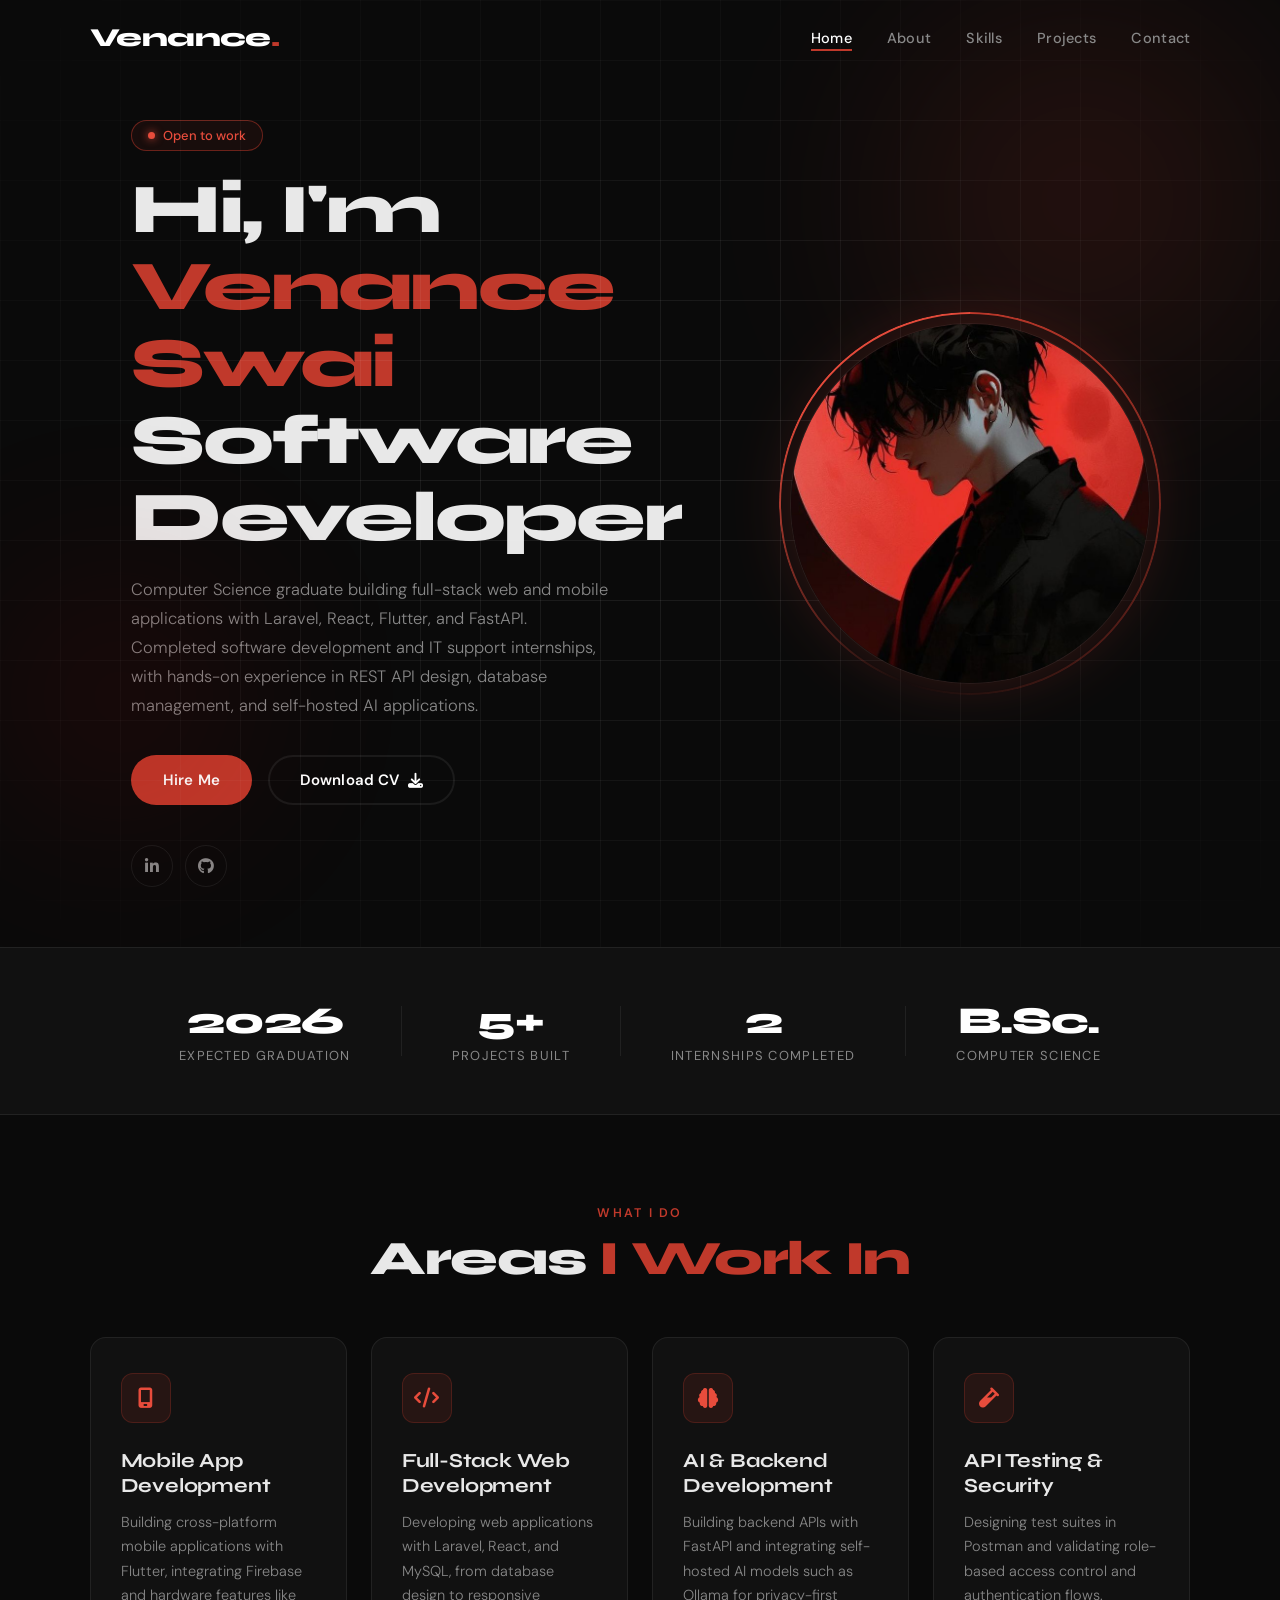
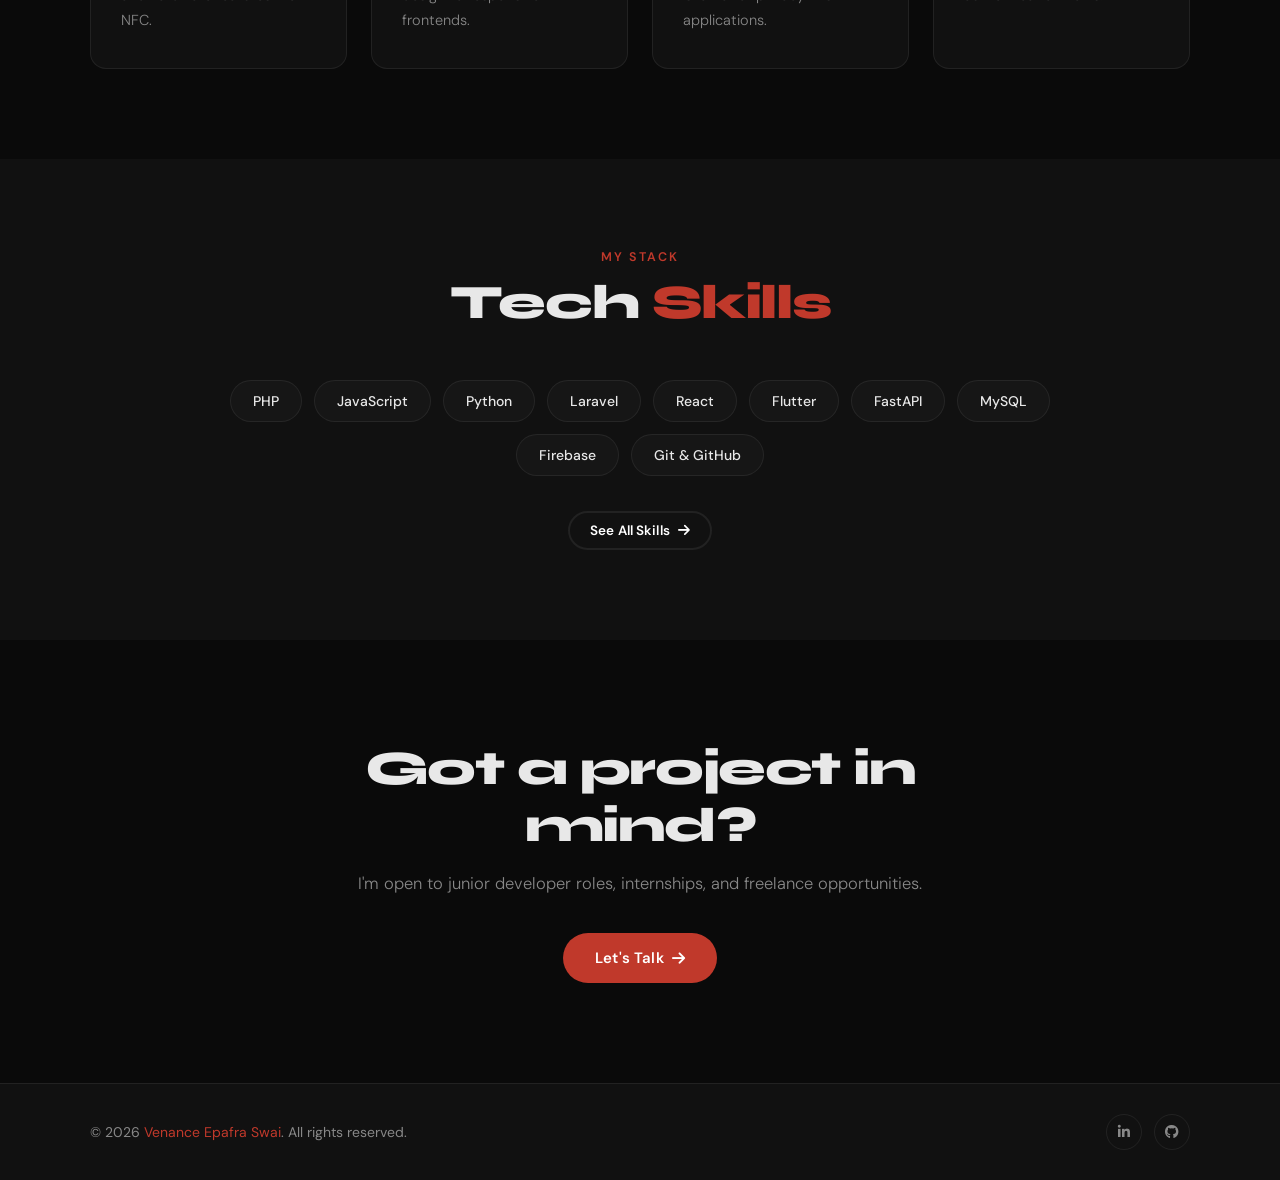
<file: index.html>
<!DOCTYPE html>
<html lang="en">
<head>
  <meta charset="UTF-8" />
  <meta name="viewport" content="width=device-width, initial-scale=1.0"/>
  <title>Venance Epafra Swai — Software Developer</title>
  <link rel="preconnect" href="https://fonts.googleapis.com">
  <link href="https://fonts.googleapis.com/css2?family=Syne:wght@400;600;700;800&family=DM+Sans:wght@300;400;500&display=swap" rel="stylesheet">
  <link rel="stylesheet" href="https://cdnjs.cloudflare.com/ajax/libs/font-awesome/6.5.2/css/all.min.css">
  <link rel="stylesheet" href="style.css">
</head>
<body>

  <!-- NAV -->
  <header class="nav" id="nav">
    <a href="index.html" class="logo">Venance<span class="dot">.</span></a>
    <button class="menu-btn" id="menuBtn" aria-label="Toggle menu">
      <span></span><span></span><span></span>
    </button>
    <nav class="nav-links" id="navLinks">
      <a href="index.html" class="active">Home</a>
      <a href="about.html">About</a>
      <a href="skills.html">Skills</a>
      <a href="projects.html">Projects</a>
      <a href="contact.html">Contact</a>
    </nav>
  </header>

  <!-- HERO -->
  <section class="hero" id="home">
    <div class="hero-bg">
      <div class="orb orb-1"></div>
      <div class="orb orb-2"></div>
      <div class="grid-lines"></div>
    </div>

    <div class="hero-content">
      <div class="badge reveal">Open to work</div>
      <h1 class="reveal delay-1">Hi, I'm <span class="accent">Venance Swai</span><br>Software Developer</h1>
      <p class="hero-sub reveal delay-2">Computer Science graduate building full-stack web and mobile applications with Laravel, React, Flutter, and FastAPI. Completed software development and IT support internships, with hands-on experience in REST API design, database management, and self-hosted AI applications.</p>
      <div class="hero-actions reveal delay-3">
        <a href="contact.html" class="btn btn-primary">Hire Me</a>
        <a href="cv.html" class="btn btn-ghost">Download CV <i class="fa fa-download"></i></a>
      </div>
      <div class="socials reveal delay-4">
        <a href="https://www.linkedin.com/in/venance-swai-b74971296" target="_blank" rel="noopener" aria-label="LinkedIn"><i class="fa-brands fa-linkedin-in"></i></a>
        <a href="https://github.com/Epafravenance" target="_blank" rel="noopener" aria-label="GitHub"><i class="fa-brands fa-github"></i></a>
      </div>
    </div>

    <div class="hero-img reveal delay-2">
      <div class="img-ring"></div>
      <img src="main.jpg" alt="Venance Epafra Swai">
    </div>
  </section>

  <!-- STATS -->
  <section class="stats">
    <div class="stat-item">
      <span class="stat-num">2026</span>
      <span class="stat-label">Expected Graduation</span>
    </div>
    <div class="divider"></div>
    <div class="stat-item">
      <span class="stat-num">5+</span>
      <span class="stat-label">Projects Built</span>
    </div>
    <div class="divider"></div>
    <div class="stat-item">
      <span class="stat-num">2</span>
      <span class="stat-label">Internships Completed</span>
    </div>
    <div class="divider"></div>
    <div class="stat-item">
      <span class="stat-num">B.Sc.</span>
      <span class="stat-label">Computer Science</span>
    </div>
  </section>

  <!-- WHAT I DO -->
  <section class="services-preview" id="services">
    <div class="section-head">
      <p class="section-tag">What I Do</p>
      <h2>Areas <span class="accent">I Work In</span></h2>
    </div>
    <div class="cards-grid">
      <div class="card">
        <div class="card-icon"><i class="fa-solid fa-mobile-screen"></i></div>
        <h3>Mobile App Development</h3>
        <p>Building cross-platform mobile applications with Flutter, integrating Firebase and hardware features like NFC.</p>
      </div>
      <div class="card">
        <div class="card-icon"><i class="fa-solid fa-code"></i></div>
        <h3>Full-Stack Web Development</h3>
        <p>Developing web applications with Laravel, React, and MySQL, from database design to responsive frontends.</p>
      </div>
      <div class="card">
        <div class="card-icon"><i class="fa-solid fa-brain"></i></div>
        <h3>AI & Backend Development</h3>
        <p>Building backend APIs with FastAPI and integrating self-hosted AI models such as Ollama for privacy-first applications.</p>
      </div>
      <div class="card">
        <div class="card-icon"><i class="fa-solid fa-vial"></i></div>
        <h3>API Testing & Security</h3>
        <p>Designing test suites in Postman and validating role-based access control and authentication flows.</p>
      </div>
    </div>
  </section>

  <!-- SKILLS PREVIEW -->
  <section class="skills-preview">
    <div class="section-head">
      <p class="section-tag">My Stack</p>
      <h2>Tech <span class="accent">Skills</span></h2>
    </div>
    <div class="skill-tag-row">
      <span class="skill-tag">PHP</span>
      <span class="skill-tag">JavaScript</span>
      <span class="skill-tag">Python</span>
      <span class="skill-tag">Laravel</span>
      <span class="skill-tag">React</span>
      <span class="skill-tag">Flutter</span>
      <span class="skill-tag">FastAPI</span>
      <span class="skill-tag">MySQL</span>
      <span class="skill-tag">Firebase</span>
      <span class="skill-tag">Git & GitHub</span>
    </div>
    <div class="skills-more">
      <a href="skills.html" class="btn btn-ghost btn-sm">See All Skills <i class="fa fa-arrow-right"></i></a>
    </div>
  </section>

  <!-- CTA -->
  <section class="cta">
    <div class="cta-inner">
      <h2>Got a project in mind?</h2>
      <p>I'm open to junior developer roles, internships, and freelance opportunities.</p>
      <a href="contact.html" class="btn btn-primary">Let's Talk <i class="fa fa-arrow-right"></i></a>
    </div>
  </section>

  <!-- FOOTER -->
  <footer class="footer">
    <p>© 2026 <span class="accent">Venance Epafra Swai</span>. All rights reserved.</p>
    <div class="footer-socials">
      <a href="https://www.linkedin.com/in/venance-swai-b74971296" target="_blank" rel="noopener"><i class="fa-brands fa-linkedin-in"></i></a>
      <a href="https://github.com/Epafravenance" target="_blank" rel="noopener"><i class="fa-brands fa-github"></i></a>
    </div>
  </footer>

  <script src="main.js"></script>
</body>
</html>
</file>
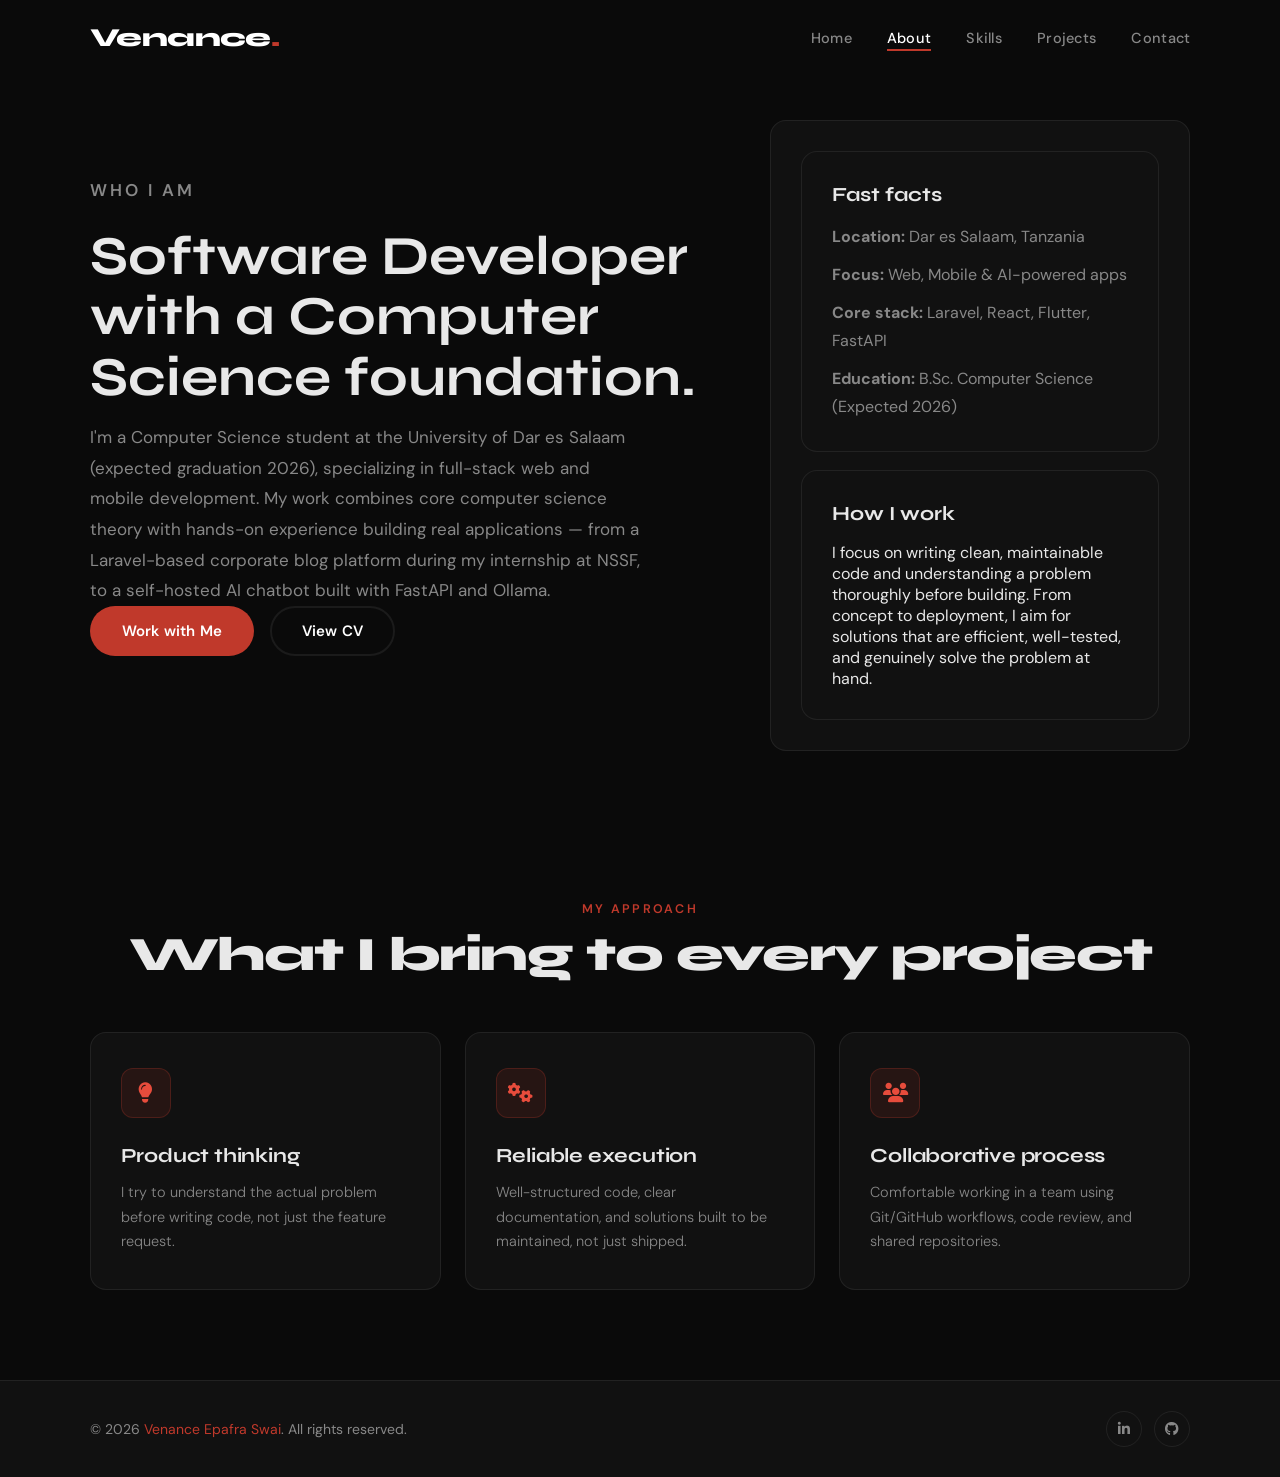
<file: about.html>
<!DOCTYPE html>
<html lang="en">
<head>
  <meta charset="UTF-8" />
  <meta name="viewport" content="width=device-width, initial-scale=1.0" />
  <title>About — Venance Epafra Swai</title>
  <link rel="preconnect" href="https://fonts.googleapis.com" />
  <link href="https://fonts.googleapis.com/css2?family=Syne:wght@400;600;700;800&family=DM+Sans:wght@300;400;500&display=swap" rel="stylesheet" />
  <link rel="stylesheet" href="https://cdnjs.cloudflare.com/ajax/libs/font-awesome/6.5.2/css/all.min.css" />
  <link rel="stylesheet" href="style.css" />
</head>
<body>
  <header class="nav" id="nav">
    <a href="index.html" class="logo">Venance<span class="dot">.</span></a>
    <button class="menu-btn" id="menuBtn" aria-label="Toggle menu">
      <span></span><span></span><span></span>
    </button>
    <nav class="nav-links" id="navLinks">
      <a href="index.html">Home</a>
      <a href="about.html" class="active">About</a>
      <a href="skills.html">Skills</a>
      <a href="projects.html">Projects</a>
      <a href="contact.html">Contact</a>
    </nav>
  </header>

  <main>
    <section class="page-hero">
      <div class="hero-copy reveal">
        <p class="section-tag">Who I Am</p>
        <h1>Software Developer with a Computer Science foundation.</h1>
        <p>I'm a Computer Science student at the University of Dar es Salaam (expected graduation 2026), specializing in full-stack web and mobile development. My work combines core computer science theory with hands-on experience building real applications — from a Laravel-based corporate blog platform during my internship at NSSF, to a self-hosted AI chatbot built with FastAPI and Ollama.</p>
        <div class="hero-actions">
          <a href="contact.html" class="btn btn-primary">Work with Me</a>
          <a href="cv.html" class="btn btn-ghost">View CV</a>
        </div>
      </div>
      <aside class="hero-panel reveal delay-1">
        <div class="profile-card">
          <h2>Fast facts</h2>
          <ul>
            <li><strong>Location:</strong> Dar es Salaam, Tanzania</li>
            <li><strong>Focus:</strong> Web, Mobile & AI-powered apps</li>
            <li><strong>Core stack:</strong> Laravel, React, Flutter, FastAPI</li>
            <li><strong>Education:</strong> B.Sc. Computer Science (Expected 2026)</li>
          </ul>
        </div>
        <div class="profile-card">
          <h2>How I work</h2>
          <p>I focus on writing clean, maintainable code and understanding a problem thoroughly before building. From concept to deployment, I aim for solutions that are efficient, well-tested, and genuinely solve the problem at hand.</p>
        </div>
      </aside>
    </section>

    <section class="services-preview">
      <div class="section-head">
        <p class="section-tag">My Approach</p>
        <h2>What I bring to every project</h2>
      </div>
      <div class="cards-grid">
        <div class="card">
          <div class="card-icon"><i class="fa-solid fa-lightbulb"></i></div>
          <h3>Product thinking</h3>
          <p>I try to understand the actual problem before writing code, not just the feature request.</p>
        </div>
        <div class="card">
          <div class="card-icon"><i class="fa-solid fa-cogs"></i></div>
          <h3>Reliable execution</h3>
          <p>Well-structured code, clear documentation, and solutions built to be maintained, not just shipped.</p>
        </div>
        <div class="card">
          <div class="card-icon"><i class="fa-solid fa-users"></i></div>
          <h3>Collaborative process</h3>
          <p>Comfortable working in a team using Git/GitHub workflows, code review, and shared repositories.</p>
        </div>
      </div>
    </section>
  </main>

  <footer class="footer">
    <p>© 2026 <span class="accent">Venance Epafra Swai</span>. All rights reserved.</p>
    <div class="footer-socials">
      <a href="https://www.linkedin.com/in/venance-swai-b74971296" target="_blank" rel="noopener"><i class="fa-brands fa-linkedin-in"></i></a>
      <a href="https://github.com/Epafravenance" target="_blank" rel="noopener"><i class="fa-brands fa-github"></i></a>
    </div>
  </footer>

  <script src="main.js"></script>
</body>
</html>
</file>
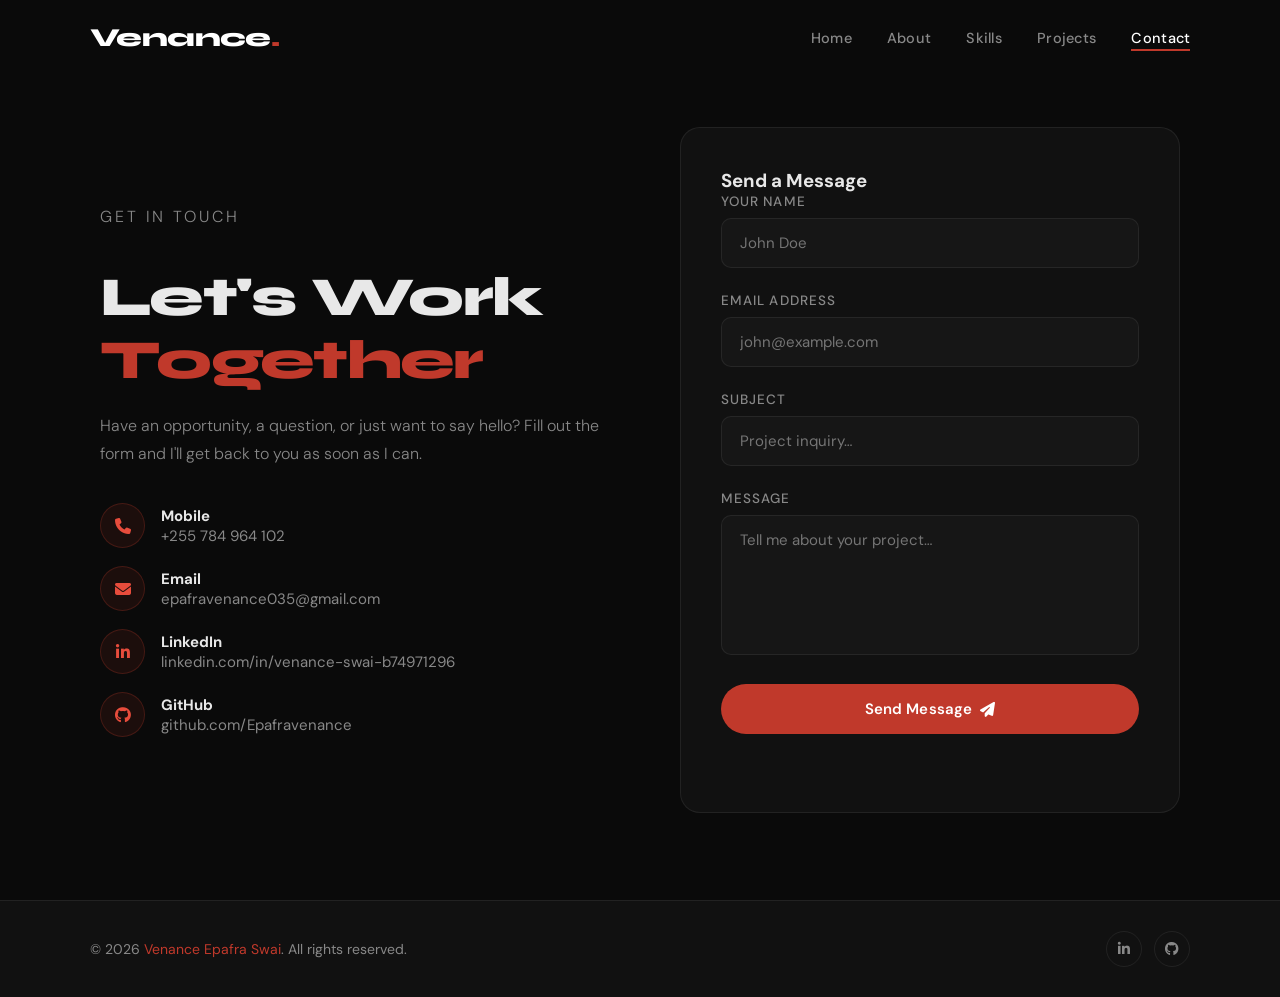
<file: contact.html>
<!DOCTYPE html>
<html lang="en">
<head>
  <meta charset="UTF-8" />
  <meta name="viewport" content="width=device-width, initial-scale=1.0" />
  <title>Contact — Venance Epafra Swai</title>
  <link rel="preconnect" href="https://fonts.googleapis.com" />
  <link href="https://fonts.googleapis.com/css2?family=Syne:wght@400;600;700;800&family=DM+Sans:wght@300;400;500&display=swap" rel="stylesheet" />
  <link rel="stylesheet" href="https://cdnjs.cloudflare.com/ajax/libs/font-awesome/6.5.2/css/all.min.css" />
  <link rel="stylesheet" href="style.css" />
</head>
<body>
  <header class="nav" id="nav">
    <a href="index.html" class="logo">Venance<span class="dot">.</span></a>
    <button class="menu-btn" id="menuBtn" aria-label="Toggle menu">
      <span></span><span></span><span></span>
    </button>
    <nav class="nav-links" id="navLinks">
      <a href="index.html">Home</a>
      <a href="about.html">About</a>
      <a href="skills.html">Skills</a>
      <a href="projects.html">Projects</a>
      <a href="contact.html" class="active">Contact</a>
    </nav>
  </header>

  <main class="contact-hero">
    <div class="contact-left reveal">
      <p class="section-tag">Get In Touch</p>
      <h1>Let's Work <span class="accent">Together</span></h1>
      <p>Have an opportunity, a question, or just want to say hello? Fill out the form and I'll get back to you as soon as I can.</p>
      <div class="contact-info-list">
        <div class="contact-info-item">
          <div class="ci-icon"><i class="fa-solid fa-phone"></i></div>
          <div><strong>Mobile</strong><br /><span>+255 784 964 102</span></div>
        </div>
        <div class="contact-info-item">
          <div class="ci-icon"><i class="fa-solid fa-envelope"></i></div>
          <div><strong>Email</strong><br><span>epafravenance035@gmail.com</span></div>
        </div>
        <div class="contact-info-item">
          <div class="ci-icon"><i class="fa-brands fa-linkedin-in"></i></div>
          <div><strong>LinkedIn</strong><br><span>linkedin.com/in/venance-swai-b74971296</span></div>
        </div>
        <div class="contact-info-item">
          <div class="ci-icon"><i class="fa-brands fa-github"></i></div>
          <div><strong>GitHub</strong><br><span>github.com/Epafravenance</span></div>
        </div>
      </div>
    </div>

    <form id="contactForm" class="contact-form-box reveal delay-2" novalidate>
      <h3>Send a Message</h3>
      <div class="form-group">
        <label for="name">Your Name</label>
        <input id="name" name="name" type="text" placeholder="John Doe" required />
      </div>
      <div class="form-group">
        <label for="email">Email Address</label>
        <input id="email" name="email" type="email" placeholder="john@example.com" required />
      </div>
      <div class="form-group">
        <label for="subject">Subject</label>
        <input id="subject" name="subject" type="text" placeholder="Project inquiry…" />
      </div>
      <div class="form-group">
        <label for="message">Message</label>
        <textarea id="message" name="message" placeholder="Tell me about your project…" required></textarea>
      </div>
      <button type="submit" class="btn btn-primary full-width">
        Send Message <i class="fa fa-paper-plane"></i>
      </button>
      <p id="contactMessage" class="form-success" aria-live="polite"></p>
    </form>
  </main>

  <footer class="footer">
    <p>© 2026 <span class="accent">Venance Epafra Swai</span>. All rights reserved.</p>
    <div class="footer-socials">
      <a href="https://www.linkedin.com/in/venance-swai-b74971296" target="_blank" rel="noopener"><i class="fa-brands fa-linkedin-in"></i></a>
      <a href="https://github.com/Epafravenance" target="_blank" rel="noopener"><i class="fa-brands fa-github"></i></a>
    </div>
  </footer>

  <script src="main.js"></script>
</body>
</html>
</file>
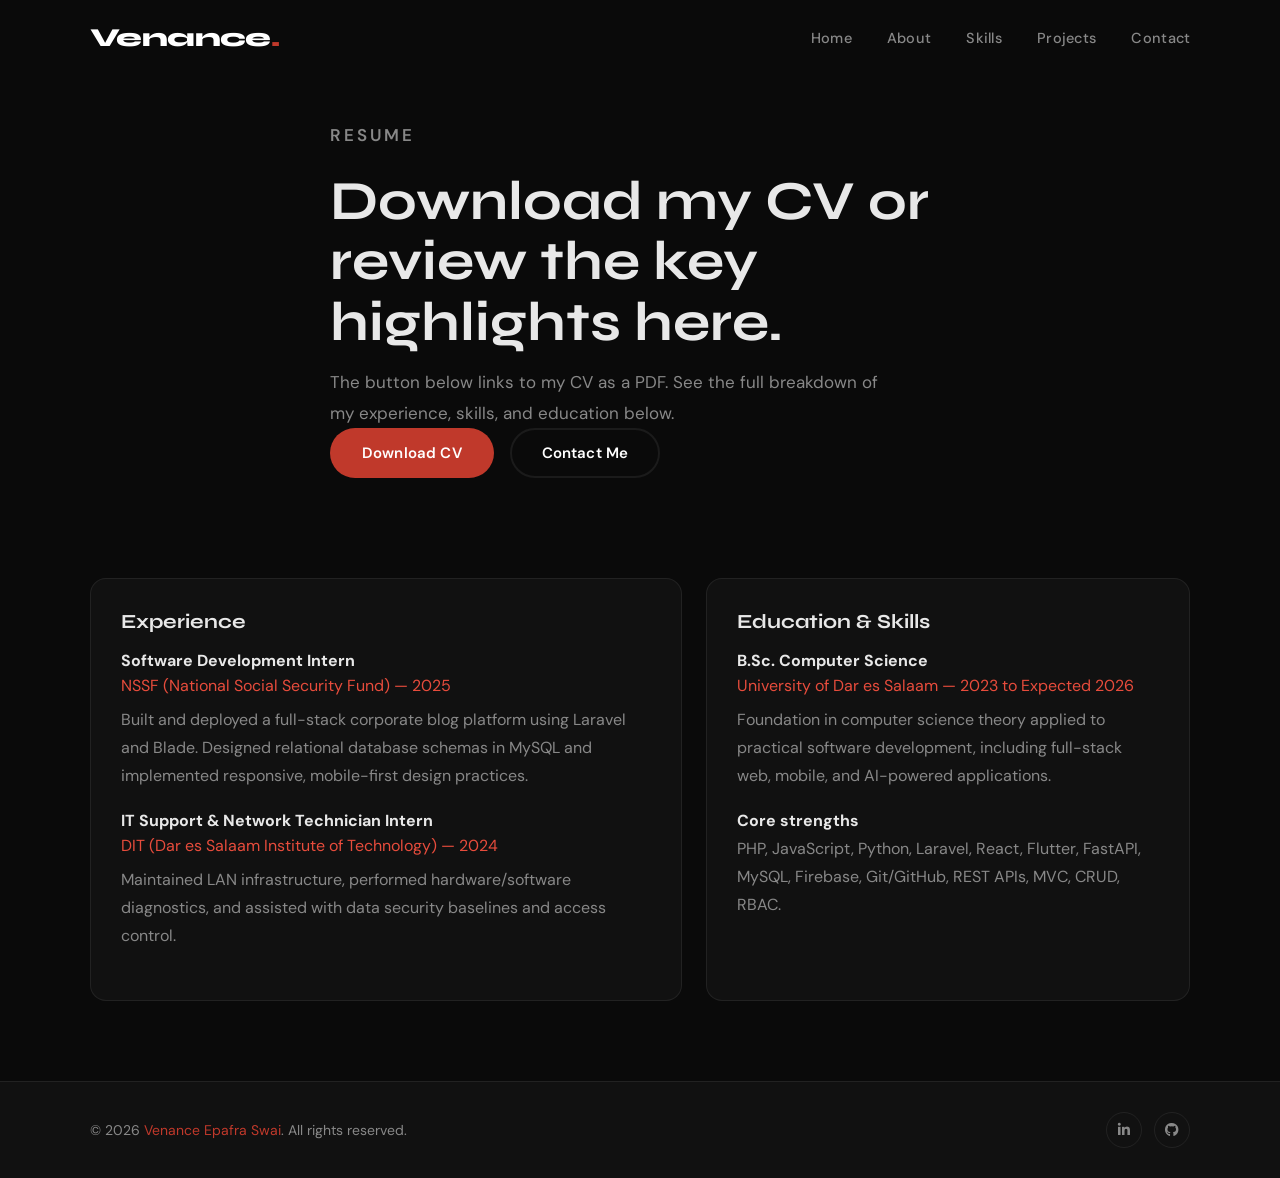
<file: cv.html>
<!DOCTYPE html>
<html lang="en">
<head>
  <meta charset="UTF-8" />
  <meta name="viewport" content="width=device-width, initial-scale=1.0" />
  <title>CV — Venance Epafra Swai</title>
  <link rel="preconnect" href="https://fonts.googleapis.com" />
  <link href="https://fonts.googleapis.com/css2?family=Syne:wght@400;600;700;800&family=DM+Sans:wght@300;400;500&display=swap" rel="stylesheet" />
  <link rel="stylesheet" href="https://cdnjs.cloudflare.com/ajax/libs/font-awesome/6.5.2/css/all.min.css" />
  <link rel="stylesheet" href="style.css" />
</head>
<body>
  <header class="nav" id="nav">
    <a href="index.html" class="logo">Venance<span class="dot">.</span></a>
    <button class="menu-btn" id="menuBtn" aria-label="Toggle menu">
      <span></span><span></span><span></span>
    </button>
    <nav class="nav-links" id="navLinks">
      <a href="index.html">Home</a>
      <a href="about.html">About</a>
      <a href="skills.html">Skills</a>
      <a href="projects.html">Projects</a>
      <a href="contact.html">Contact</a>
    </nav>
  </header>

  <main>
    <section class="page-hero">
      <div class="hero-copy reveal">
        <p class="section-tag">Resume</p>
        <h1>Download my CV or review the key highlights here.</h1>
        <p>The button below links to my CV as a PDF. See the full breakdown of my experience, skills, and education below.</p>
        <div class="hero-actions">
          <a href="assets/Venance_Epafra_Swai_CV.pdf" class="btn btn-primary" download>Download CV</a>
          <a href="contact.html" class="btn btn-ghost">Contact Me</a>
        </div>
      </div>
    </section>

    <section class="resume-grid">
      <div class="details-card reveal">
        <h2>Experience</h2>
        <div class="resume-item">
          <strong>Software Development Intern</strong>
          <span>NSSF (National Social Security Fund) — 2025</span>
          <p>Built and deployed a full-stack corporate blog platform using Laravel and Blade. Designed relational database schemas in MySQL and implemented responsive, mobile-first design practices.</p>
        </div>
        <div class="resume-item">
          <strong>IT Support & Network Technician Intern</strong>
          <span>DIT (Dar es Salaam Institute of Technology) — 2024</span>
          <p>Maintained LAN infrastructure, performed hardware/software diagnostics, and assisted with data security baselines and access control.</p>
        </div>
      </div>
      <div class="details-card reveal delay-1">
        <h2>Education & Skills</h2>
        <div class="resume-item">
          <strong>B.Sc. Computer Science</strong>
          <span>University of Dar es Salaam — 2023 to Expected 2026</span>
          <p>Foundation in computer science theory applied to practical software development, including full-stack web, mobile, and AI-powered applications.</p>
        </div>
        <div class="resume-item">
          <strong>Core strengths</strong>
          <p>PHP, JavaScript, Python, Laravel, React, Flutter, FastAPI, MySQL, Firebase, Git/GitHub, REST APIs, MVC, CRUD, RBAC.</p>
        </div>
      </div>
    </section>
  </main>

  <footer class="footer">
    <p>© 2026 <span class="accent">Venance Epafra Swai</span>. All rights reserved.</p>
    <div class="footer-socials">
      <a href="https://www.linkedin.com/in/venance-swai-b74971296" target="_blank" rel="noopener"><i class="fa-brands fa-linkedin-in"></i></a>
      <a href="https://github.com/Epafravenance" target="_blank" rel="noopener"><i class="fa-brands fa-github"></i></a>
    </div>
  </footer>

  <script src="main.js"></script>
</body>
</html>
</file>
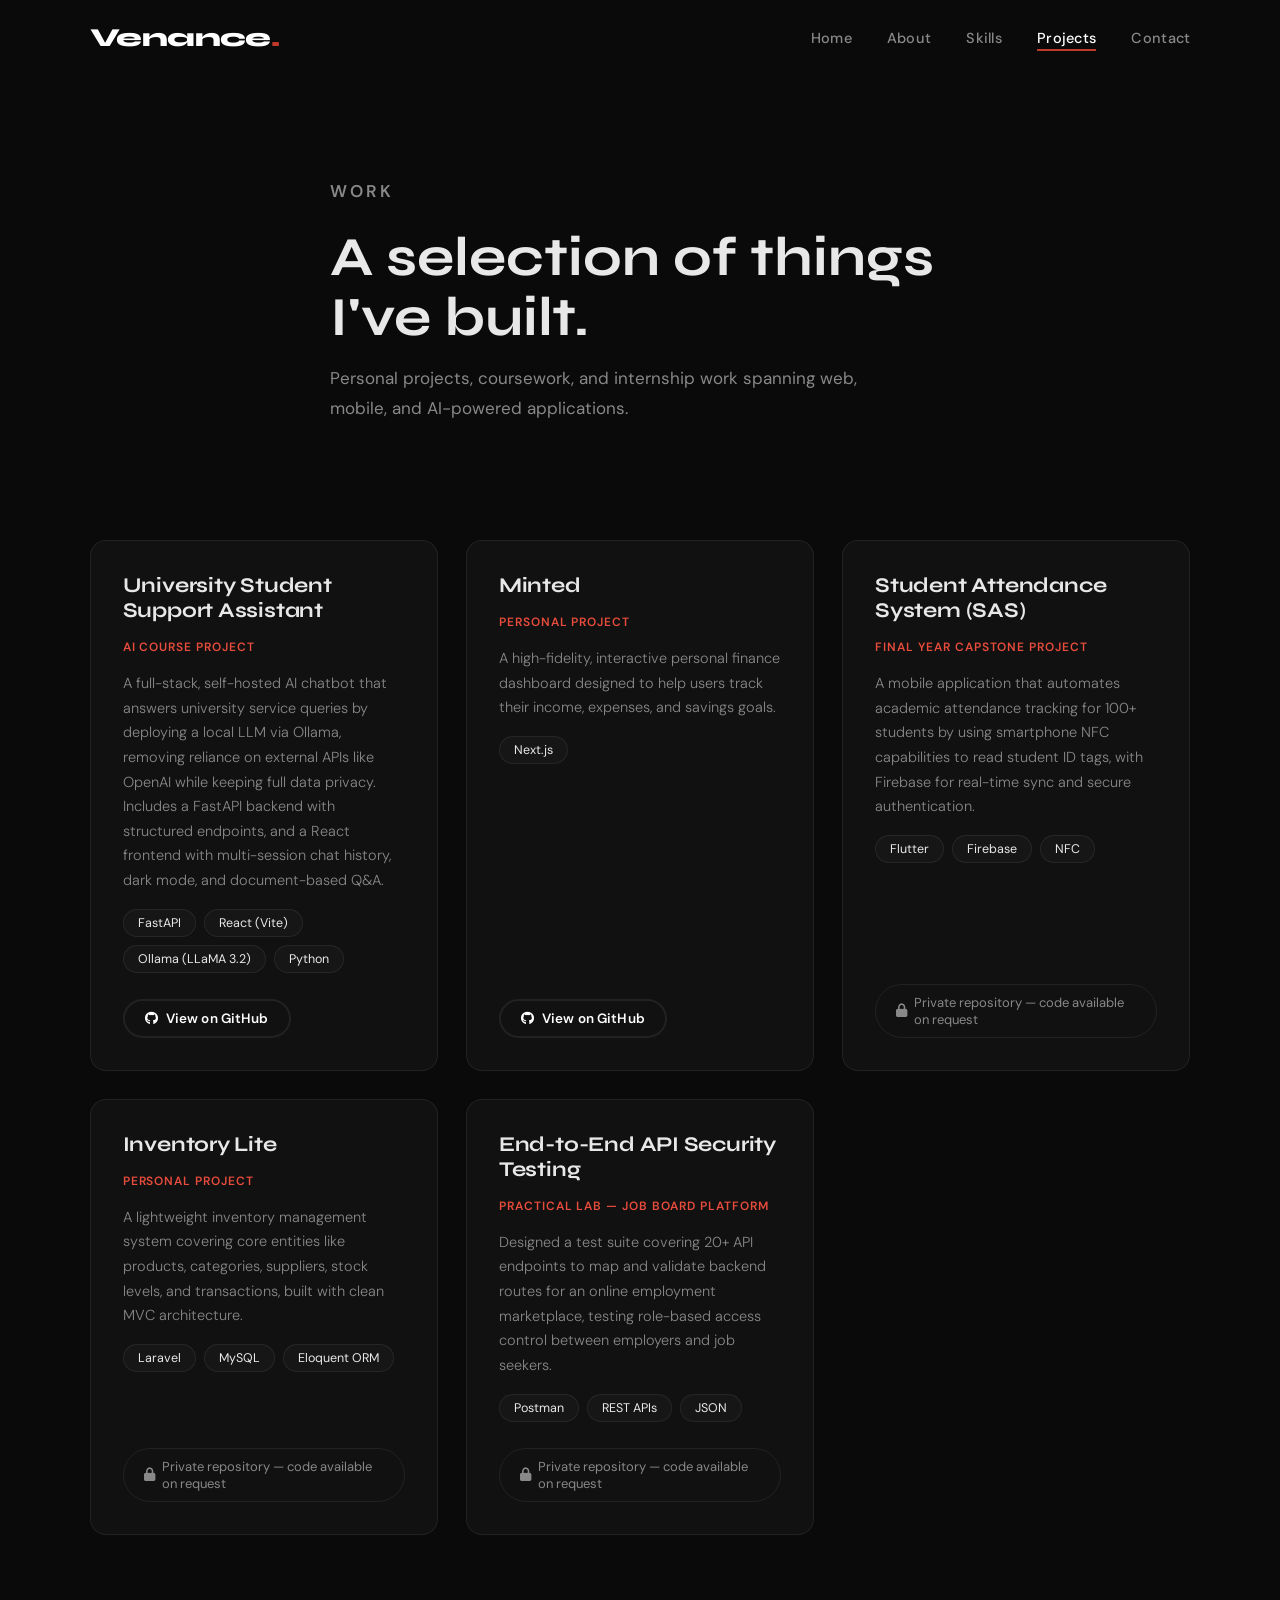
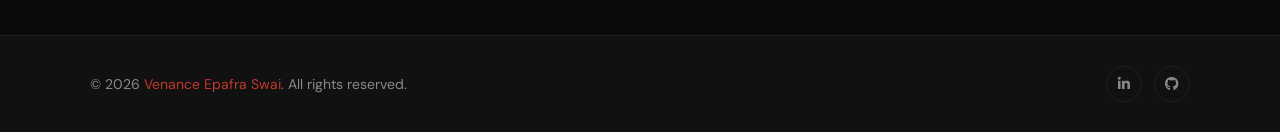
<file: projects.html>
<!DOCTYPE html>
<html lang="en">
<head>
  <meta charset="UTF-8" />
  <meta name="viewport" content="width=device-width, initial-scale=1.0" />
  <title>Projects — Venance Epafra Swai</title>
  <link rel="preconnect" href="https://fonts.googleapis.com" />
  <link href="https://fonts.googleapis.com/css2?family=Syne:wght@400;600;700;800&family=DM+Sans:wght@300;400;500&display=swap" rel="stylesheet" />
  <link rel="stylesheet" href="https://cdnjs.cloudflare.com/ajax/libs/font-awesome/6.5.2/css/all.min.css" />
  <link rel="stylesheet" href="style.css" />
</head>
<body>
  <header class="nav" id="nav">
    <a href="index.html" class="logo">Venance<span class="dot">.</span></a>
    <button class="menu-btn" id="menuBtn" aria-label="Toggle menu">
      <span></span><span></span><span></span>
    </button>
    <nav class="nav-links" id="navLinks">
      <a href="index.html">Home</a>
      <a href="about.html">About</a>
      <a href="skills.html">Skills</a>
      <a href="projects.html" class="active">Projects</a>
      <a href="contact.html">Contact</a>
    </nav>
  </header>

  <main>
    <section class="page-hero">
      <div class="hero-copy reveal">
        <p class="section-tag">Work</p>
        <h1>A selection of things I've built.</h1>
        <p>Personal projects, coursework, and internship work spanning web, mobile, and AI-powered applications.</p>
      </div>
    </section>

    <div class="projects-grid">

      <div class="project-card reveal">
        <div class="project-card-top">
          <h3>University Student Support Assistant</h3>
        </div>
        <span class="project-label">AI Course Project</span>
        <p>A full-stack, self-hosted AI chatbot that answers university service queries by deploying a local LLM via Ollama, removing reliance on external APIs like OpenAI while keeping full data privacy. Includes a FastAPI backend with structured endpoints, and a React frontend with multi-session chat history, dark mode, and document-based Q&A.</p>
        <div class="project-tags">
          <span class="project-tag">FastAPI</span>
          <span class="project-tag">React (Vite)</span>
          <span class="project-tag">Ollama (LLaMA 3.2)</span>
          <span class="project-tag">Python</span>
        </div>
        <div class="project-actions">
          <a href="https://github.com/Epafravenance/University-Student-Support-Assistant" target="_blank" rel="noopener" class="btn btn-ghost btn-sm">
            <i class="fa-brands fa-github"></i> View on GitHub
          </a>
        </div>
      </div>

      <div class="project-card reveal delay-1">
        <div class="project-card-top">
          <h3>Minted</h3>
        </div>
        <span class="project-label">Personal Project</span>
        <p>A high-fidelity, interactive personal finance dashboard designed to help users track their income, expenses, and savings goals.</p>
        <div class="project-tags">
          <span class="project-tag">Next.js</span>
        </div>
        <div class="project-actions">
          <a href="https://github.com/Epafravenance/income-tracker" target="_blank" rel="noopener" class="btn btn-ghost btn-sm">
            <i class="fa-brands fa-github"></i> View on GitHub
          </a>
        </div>
      </div>

      <div class="project-card reveal delay-2">
        <div class="project-card-top">
          <h3>Student Attendance System (SAS)</h3>
        </div>
        <span class="project-label">Final Year Capstone Project</span>
        <p>A mobile application that automates academic attendance tracking for 100+ students by using smartphone NFC capabilities to read student ID tags, with Firebase for real-time sync and secure authentication.</p>
        <div class="project-tags">
          <span class="project-tag">Flutter</span>
          <span class="project-tag">Firebase</span>
          <span class="project-tag">NFC</span>
        </div>
        <div class="project-actions">
          <span class="badge-private"><i class="fa-solid fa-lock"></i> Private repository — code available on request</span>
        </div>
      </div>

      <div class="project-card reveal delay-3">
        <div class="project-card-top">
          <h3>Inventory Lite</h3>
        </div>
        <span class="project-label">Personal Project</span>
        <p>A lightweight inventory management system covering core entities like products, categories, suppliers, stock levels, and transactions, built with clean MVC architecture.</p>
        <div class="project-tags">
          <span class="project-tag">Laravel</span>
          <span class="project-tag">MySQL</span>
          <span class="project-tag">Eloquent ORM</span>
        </div>
        <div class="project-actions">
          <span class="badge-private"><i class="fa-solid fa-lock"></i> Private repository — code available on request</span>
        </div>
      </div>

      <div class="project-card reveal delay-4">
        <div class="project-card-top">
          <h3>End-to-End API Security Testing</h3>
        </div>
        <span class="project-label">Practical Lab — Job Board Platform</span>
        <p>Designed a test suite covering 20+ API endpoints to map and validate backend routes for an online employment marketplace, testing role-based access control between employers and job seekers.</p>
        <div class="project-tags">
          <span class="project-tag">Postman</span>
          <span class="project-tag">REST APIs</span>
          <span class="project-tag">JSON</span>
        </div>
        <div class="project-actions">
          <span class="badge-private"><i class="fa-solid fa-lock"></i> Private repository — code available on request</span>
        </div>
      </div>

    </div>
  </main>

  <footer class="footer">
    <p>© 2026 <span class="accent">Venance Epafra Swai</span>. All rights reserved.</p>
    <div class="footer-socials">
      <a href="https://www.linkedin.com/in/venance-swai-b74971296" target="_blank" rel="noopener"><i class="fa-brands fa-linkedin-in"></i></a>
      <a href="https://github.com/Epafravenance" target="_blank" rel="noopener"><i class="fa-brands fa-github"></i></a>
    </div>
  </footer>

  <script src="main.js"></script>
</body>
</html>
</file>
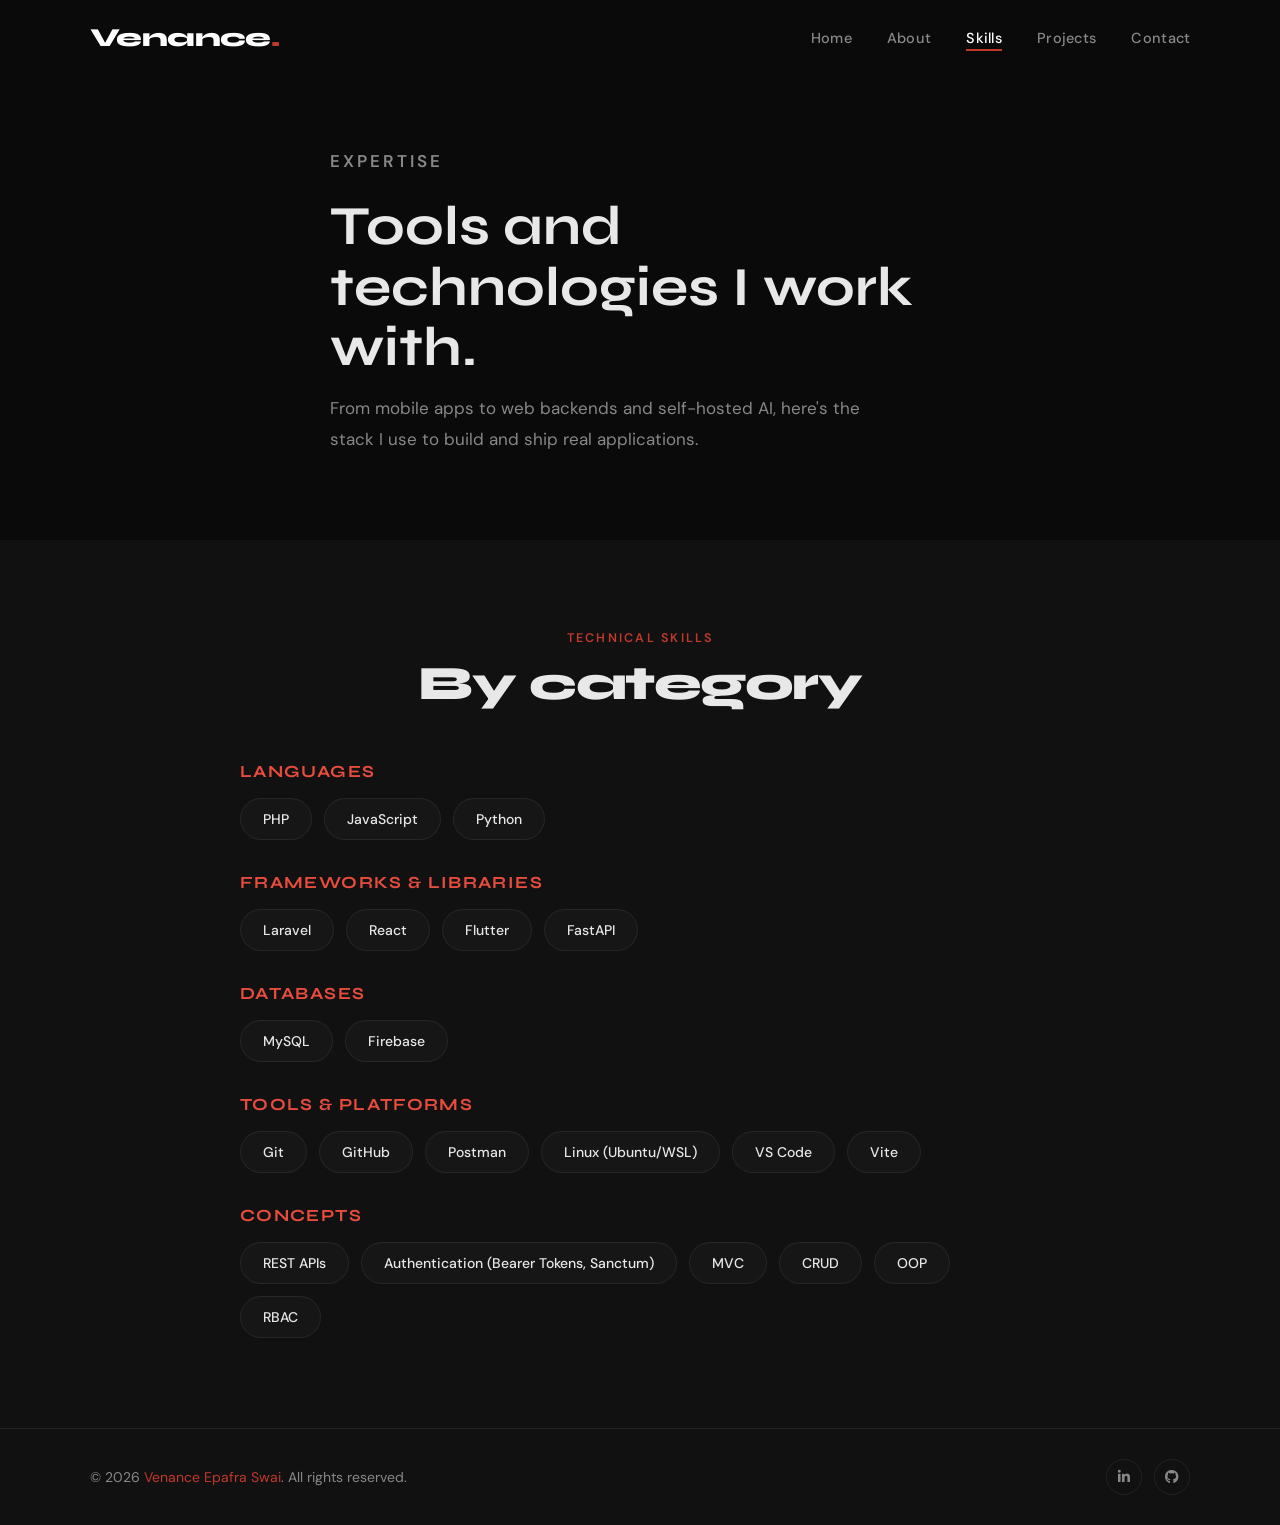
<file: skills.html>
<!DOCTYPE html>
<html lang="en">
<head>
  <meta charset="UTF-8" />
  <meta name="viewport" content="width=device-width, initial-scale=1.0" />
  <title>Skills — Venance Epafra Swai</title>
  <link rel="preconnect" href="https://fonts.googleapis.com" />
  <link href="https://fonts.googleapis.com/css2?family=Syne:wght@400;600;700;800&family=DM+Sans:wght@300;400;500&display=swap" rel="stylesheet" />
  <link rel="stylesheet" href="https://cdnjs.cloudflare.com/ajax/libs/font-awesome/6.5.2/css/all.min.css" />
  <link rel="stylesheet" href="style.css" />
</head>
<body>
  <header class="nav" id="nav">
    <a href="index.html" class="logo">Venance<span class="dot">.</span></a>
    <button class="menu-btn" id="menuBtn" aria-label="Toggle menu">
      <span></span><span></span><span></span>
    </button>
    <nav class="nav-links" id="navLinks">
      <a href="index.html">Home</a>
      <a href="about.html">About</a>
      <a href="skills.html" class="active">Skills</a>
      <a href="projects.html">Projects</a>
      <a href="contact.html">Contact</a>
    </nav>
  </header>

  <main>
    <section class="page-hero">
      <div class="hero-copy reveal">
        <p class="section-tag">Expertise</p>
        <h1>Tools and technologies I work with.</h1>
        <p>From mobile apps to web backends and self-hosted AI, here's the stack I use to build and ship real applications.</p>
      </div>
    </section>

    <section class="skills-preview">
      <div class="section-head">
        <p class="section-tag">Technical Skills</p>
        <h2>By category</h2>
      </div>
      <div class="skill-categories">
        <div class="skill-category reveal">
          <h3>Languages</h3>
          <div class="skill-tag-row">
            <span class="skill-tag">PHP</span>
            <span class="skill-tag">JavaScript</span>
            <span class="skill-tag">Python</span>
          </div>
        </div>
        <div class="skill-category reveal delay-1">
          <h3>Frameworks & Libraries</h3>
          <div class="skill-tag-row">
            <span class="skill-tag">Laravel</span>
            <span class="skill-tag">React</span>
            <span class="skill-tag">Flutter</span>
            <span class="skill-tag">FastAPI</span>
          </div>
        </div>
        <div class="skill-category reveal delay-2">
          <h3>Databases</h3>
          <div class="skill-tag-row">
            <span class="skill-tag">MySQL</span>
            <span class="skill-tag">Firebase</span>
          </div>
        </div>
        <div class="skill-category reveal delay-3">
          <h3>Tools & Platforms</h3>
          <div class="skill-tag-row">
            <span class="skill-tag">Git</span>
            <span class="skill-tag">GitHub</span>
            <span class="skill-tag">Postman</span>
            <span class="skill-tag">Linux (Ubuntu/WSL)</span>
            <span class="skill-tag">VS Code</span>
            <span class="skill-tag">Vite</span>
          </div>
        </div>
        <div class="skill-category reveal delay-4">
          <h3>Concepts</h3>
          <div class="skill-tag-row">
            <span class="skill-tag">REST APIs</span>
            <span class="skill-tag">Authentication (Bearer Tokens, Sanctum)</span>
            <span class="skill-tag">MVC</span>
            <span class="skill-tag">CRUD</span>
            <span class="skill-tag">OOP</span>
            <span class="skill-tag">RBAC</span>
          </div>
        </div>
      </div>
    </section>
  </main>

  <footer class="footer">
    <p>© 2026 <span class="accent">Venance Epafra Swai</span>. All rights reserved.</p>
    <div class="footer-socials">
      <a href="https://www.linkedin.com/in/venance-swai-b74971296" target="_blank" rel="noopener"><i class="fa-brands fa-linkedin-in"></i></a>
      <a href="https://github.com/Epafravenance" target="_blank" rel="noopener"><i class="fa-brands fa-github"></i></a>
    </div>
  </footer>

  <script src="main.js"></script>
</body>
</html>
</file>
<file: style.css>
/* ── RESET & TOKENS ─────────────────────────── */
@import url("https://fonts.googleapis.com/css2?family=Syne:wght@400;600;700;800&family=DM+Sans:ital,wght@0,300;0,400;0,500;1,300&display=swap");

:root {
  --red: #c0392b;
  --red-2: #e74c3c;
  --red-glow: rgba(192, 57, 43, 0.35);
  --bg: #0a0a0a;
  --bg-2: #111111;
  --bg-3: #161616;
  --border: rgba(255, 255, 255, 0.07);
  --text: #e8e8e8;
  --muted: #888;
  --white: #ffffff;
  --font-display: "Syne", sans-serif;
  --font-body: "DM Sans", sans-serif;
  --ease: cubic-bezier(0.22, 1, 0.36, 1);
  --radius: 16px;
}

*,
*::before,
*::after {
  margin: 0;
  padding: 0;
  box-sizing: border-box;
}

html {
  font-size: 62.5%;
  scroll-behavior: smooth;
}

body {
  font-family: var(--font-body);
  background: var(--bg);
  color: var(--text);
  font-size: 1.6rem;
  overflow-x: hidden;
}

a {
  text-decoration: none;
  color: inherit;
}
img {
  max-width: 100%;
}

/* ── SCROLLBAR ──────────────────────────────── */
::-webkit-scrollbar {
  width: 5px;
}
::-webkit-scrollbar-track {
  background: var(--bg);
}
::-webkit-scrollbar-thumb {
  background: var(--red);
  border-radius: 99px;
}

/* ── REVEAL ANIMATION ───────────────────────── */
.reveal {
  opacity: 0;
  transform: translateY(28px);
  transition:
    opacity 0.75s var(--ease),
    transform 0.75s var(--ease);
}
.reveal.visible {
  opacity: 1;
  transform: none;
}
.delay-1 {
  transition-delay: 0.12s;
}
.delay-2 {
  transition-delay: 0.24s;
}
.delay-3 {
  transition-delay: 0.36s;
}
.delay-4 {
  transition-delay: 0.48s;
}

/* ── NAV ────────────────────────────────────── */
.nav {
  position: fixed;
  inset: 0 0 auto 0;
  z-index: 999;
  display: flex;
  align-items: center;
  justify-content: space-between;
  padding: 2.2rem 7%;
  transition:
    background 0.4s,
    box-shadow 0.4s;
}
.nav.scrolled {
  background: rgba(10, 10, 10, 0.92);
  backdrop-filter: blur(18px);
  box-shadow: 0 1px 0 var(--border);
}

.logo {
  font-family: var(--font-display);
  font-size: 2.6rem;
  font-weight: 800;
  letter-spacing: -0.02em;
  color: var(--white);
}
.dot {
  color: var(--red);
}

.nav-links {
  display: flex;
  gap: 3.5rem;
  align-items: center;
}
.nav-links a {
  font-size: 1.45rem;
  font-weight: 500;
  color: var(--muted);
  letter-spacing: 0.02em;
  transition: color 0.25s;
  position: relative;
}
.nav-links a::after {
  content: "";
  position: absolute;
  bottom: -4px;
  left: 0;
  width: 0;
  height: 2px;
  background: var(--red);
  transition: width 0.3s var(--ease);
}
.nav-links a:hover,
.nav-links a.active {
  color: var(--white);
}
.nav-links a:hover::after,
.nav-links a.active::after {
  width: 100%;
}

.menu-btn {
  display: none;
  flex-direction: column;
  gap: 5px;
  background: none;
  border: none;
  cursor: pointer;
  padding: 6px;
}
.menu-btn span {
  display: block;
  width: 24px;
  height: 2px;
  background: var(--white);
  border-radius: 2px;
  transition: all 0.3s;
}
.menu-btn.open span:nth-child(1) {
  transform: translateY(7px) rotate(45deg);
}
.menu-btn.open span:nth-child(2) {
  opacity: 0;
}
.menu-btn.open span:nth-child(3) {
  transform: translateY(-7px) rotate(-45deg);
}

/* ── HERO ───────────────────────────────────── */
.hero {
  min-height: 100vh;
  display: flex;
  align-items: center;
  justify-content: center;
  gap: 8rem;
  padding: 12rem 7% 6rem;
  position: relative;
  overflow: hidden;
}

.hero-bg {
  position: absolute;
  inset: 0;
  pointer-events: none;
  overflow: hidden;
}
.orb {
  position: absolute;
  border-radius: 50%;
  filter: blur(80px);
  opacity: 0.18;
}
.orb-1 {
  width: 600px;
  height: 600px;
  background: radial-gradient(circle, var(--red) 0%, transparent 70%);
  top: -100px;
  right: -100px;
  animation: drift 12s ease-in-out infinite alternate;
}
.orb-2 {
  width: 400px;
  height: 400px;
  background: radial-gradient(circle, #8b0000 0%, transparent 70%);
  bottom: 50px;
  left: -80px;
  animation: drift 16s ease-in-out infinite alternate-reverse;
}
@keyframes drift {
  from {
    transform: translate(0, 0) scale(1);
  }
  to {
    transform: translate(30px, 20px) scale(1.08);
  }
}
.grid-lines {
  position: absolute;
  inset: 0;
  background-image:
    linear-gradient(var(--border) 1px, transparent 1px),
    linear-gradient(90deg, var(--border) 1px, transparent 1px);
  background-size: 60px 60px;
  mask-image: radial-gradient(
    ellipse 70% 70% at 50% 50%,
    black 20%,
    transparent 100%
  );
}

.hero-content {
  flex: 1;
  max-width: 580px;
}

.badge {
  display: inline-flex;
  align-items: center;
  gap: 8px;
  padding: 0.6rem 1.6rem;
  border: 1px solid rgba(192, 57, 43, 0.5);
  border-radius: 99px;
  font-size: 1.3rem;
  color: var(--red-2);
  background: rgba(192, 57, 43, 0.08);
  margin-bottom: 2rem;
  font-weight: 500;
}
.badge::before {
  content: "";
  width: 7px;
  height: 7px;
  background: var(--red-2);
  border-radius: 50%;
  box-shadow: 0 0 8px var(--red-2);
  animation: pulse 2s ease-in-out infinite;
}
@keyframes pulse {
  0%,
  100% {
    opacity: 1;
  }
  50% {
    opacity: 0.4;
  }
}

.hero-content h1 {
  font-family: var(--font-display);
  font-size: clamp(4rem, 6vw, 7rem);
  font-weight: 800;
  line-height: 1.1;
  letter-spacing: -0.03em;
  margin-bottom: 2rem;
}
.accent {
  color: var(--red);
}

.hero-sub {
  font-size: 1.65rem;
  color: var(--muted);
  line-height: 1.75;
  max-width: 480px;
  margin-bottom: 3.5rem;
  font-weight: 300;
}

.hero-actions {
  display: flex;
  gap: 1.6rem;
  flex-wrap: wrap;
  margin-bottom: 4rem;
}

/* ── BUTTONS ────────────────────────────────── */
.btn {
  display: inline-flex;
  align-items: center;
  gap: 0.8rem;
  padding: 1.3rem 3rem;
  border-radius: 99px;
  font-size: 1.5rem;
  font-weight: 600;
  font-family: var(--font-body);
  cursor: pointer;
  transition: all 0.3s var(--ease);
  letter-spacing: 0.01em;
  border: 2px solid transparent;
}
.btn-primary {
  background: var(--red);
  color: var(--white);
  box-shadow: 0 0 0 rgba(192, 57, 43, 0);
}
.btn-primary:hover {
  background: var(--red-2);
  box-shadow: 0 8px 32px var(--red-glow);
  transform: translateY(-2px);
}
.btn-ghost {
  background: transparent;
  color: var(--white);
  border-color: var(--border);
}
.btn-ghost:hover {
  border-color: var(--red);
  color: var(--red);
  transform: translateY(-2px);
}
.btn-sm {
  padding: 0.9rem 2rem;
  font-size: 1.35rem;
}
.btn-disabled {
  background: transparent;
  color: var(--muted);
  border-color: var(--border);
  cursor: not-allowed;
  opacity: 0.7;
}
.btn-disabled:hover {
  transform: none;
  box-shadow: none;
  border-color: var(--border);
  color: var(--muted);
}

/* ── SOCIALS ────────────────────────────────── */
.socials {
  display: flex;
  gap: 1.2rem;
}
.socials a {
  width: 4.2rem;
  height: 4.2rem;
  display: grid;
  place-items: center;
  border-radius: 50%;
  border: 1px solid var(--border);
  font-size: 1.6rem;
  color: var(--muted);
  transition: all 0.3s var(--ease);
}
.socials a:hover {
  border-color: var(--red);
  color: var(--red);
  background: rgba(192, 57, 43, 0.1);
  transform: translateY(-3px);
  box-shadow: 0 6px 20px var(--red-glow);
}

/* ── HERO IMAGE ─────────────────────────────── */
.hero-img {
  position: relative;
  flex-shrink: 0;
}
.img-ring {
  position: absolute;
  inset: -12px;
  border-radius: 50%;
  border: 2px solid transparent;
  background: conic-gradient(
      var(--red) 0deg,
      transparent 200deg,
      var(--red-2) 300deg
    )
    border-box;
  -webkit-mask:
    linear-gradient(#fff 0 0) padding-box,
    linear-gradient(#fff 0 0);
  -webkit-mask-composite: destination-out;
  mask-composite: exclude;
  animation: spin 12s linear infinite;
}
@keyframes spin {
  to {
    transform: rotate(360deg);
  }
}

.hero-img img {
  width: clamp(260px, 28vw, 380px);
  height: clamp(260px, 28vw, 380px);
  object-fit: cover;
  border-radius: 50%;
  display: block;
  filter: grayscale(10%);
  box-shadow:
    0 0 60px rgba(192, 57, 43, 0.25),
    0 0 0 1px rgba(255, 255, 255, 0.06);
  transition: filter 0.4s;
}
.hero-img img:hover {
  filter: none;
}

/* ── STATS ──────────────────────────────────── */
.stats {
  display: flex;
  justify-content: center;
  align-items: center;
  gap: 0;
  padding: 3.5rem 7%;
  background: var(--bg-2);
  border-top: 1px solid var(--border);
  border-bottom: 1px solid var(--border);
  flex-wrap: wrap;
}
.stat-item {
  display: flex;
  flex-direction: column;
  align-items: center;
  padding: 1.5rem 5rem;
  gap: 0.4rem;
}
.stat-num {
  font-family: var(--font-display);
  font-size: 3.8rem;
  font-weight: 800;
  color: var(--white);
  letter-spacing: -0.03em;
}
.stat-label {
  font-size: 1.3rem;
  color: var(--muted);
  text-transform: uppercase;
  letter-spacing: 0.1em;
  font-weight: 400;
}
.divider {
  width: 1px;
  height: 50px;
  background: var(--border);
}

/* ── SECTION COMMON ─────────────────────────── */
.section-head {
  text-align: center;
  margin-bottom: 5rem;
}
.section-tag {
  font-size: 1.25rem;
  text-transform: uppercase;
  letter-spacing: 0.18em;
  color: var(--red);
  font-weight: 600;
  margin-bottom: 1rem;
}
.section-head h2 {
  font-family: var(--font-display);
  font-size: clamp(3rem, 4vw, 4.8rem);
  font-weight: 800;
  letter-spacing: -0.03em;
  line-height: 1.15;
}

/* ── SERVICES / WHAT-I-DO ───────────────────── */
.services-preview {
  padding: 9rem 7%;
  background: var(--bg);
}
.cards-grid {
  display: grid;
  grid-template-columns: repeat(auto-fit, minmax(240px, 1fr));
  gap: 2.4rem;
}
.card {
  background: var(--bg-2);
  border: 1px solid var(--border);
  border-radius: var(--radius);
  padding: 3.5rem 3rem;
  transition: all 0.35s var(--ease);
  position: relative;
  overflow: hidden;
}
.card::before {
  content: "";
  position: absolute;
  inset: 0;
  border-radius: var(--radius);
  background: linear-gradient(
    135deg,
    rgba(192, 57, 43, 0.08) 0%,
    transparent 60%
  );
  opacity: 0;
  transition: opacity 0.35s;
}
.card:hover {
  border-color: rgba(192, 57, 43, 0.35);
  transform: translateY(-6px);
  box-shadow: 0 20px 50px rgba(0, 0, 0, 0.4);
}
.card:hover::before {
  opacity: 1;
}

.card-icon {
  width: 5rem;
  height: 5rem;
  background: rgba(192, 57, 43, 0.12);
  border: 1px solid rgba(192, 57, 43, 0.25);
  border-radius: 12px;
  display: grid;
  place-items: center;
  font-size: 2rem;
  color: var(--red-2);
  margin-bottom: 2.5rem;
  transition: background 0.3s;
}
.card:hover .card-icon {
  background: rgba(192, 57, 43, 0.22);
}

.card h3 {
  font-family: var(--font-display);
  font-size: 2rem;
  font-weight: 700;
  margin-bottom: 1.2rem;
  letter-spacing: -0.01em;
}
.card p {
  font-size: 1.45rem;
  color: var(--muted);
  line-height: 1.7;
  font-weight: 300;
}

/* ── SKILLS (TAG-BASED, HONEST) ─────────────── */
.skills-preview {
  padding: 9rem 7%;
  background: var(--bg-2);
}
.skill-tag-row {
  max-width: 900px;
  margin: 0 auto;
  display: flex;
  flex-wrap: wrap;
  justify-content: center;
  gap: 1.2rem;
}
.skill-tag {
  display: inline-flex;
  align-items: center;
  gap: 0.8rem;
  padding: 1.1rem 2.2rem;
  background: var(--bg-3);
  border: 1px solid var(--border);
  border-radius: 99px;
  font-size: 1.4rem;
  font-weight: 500;
  color: var(--text);
  transition: all 0.3s var(--ease);
}
.skill-tag:hover {
  border-color: rgba(192, 57, 43, 0.4);
  color: var(--red-2);
  transform: translateY(-2px);
}
.skills-more {
  text-align: center;
  margin-top: 3.5rem;
}

.skill-categories {
  max-width: 800px;
  margin: 0 auto;
  display: grid;
  gap: 3.2rem;
}
.skill-category h3 {
  font-family: var(--font-display);
  font-size: 1.7rem;
  font-weight: 700;
  color: var(--red-2);
  text-transform: uppercase;
  letter-spacing: 0.08em;
  margin-bottom: 1.6rem;
}
.skill-category .skill-tag-row {
  justify-content: flex-start;
}

/* ── CTA ────────────────────────────────────── */
.cta {
  padding: 10rem 7%;
  background: var(--bg);
  display: flex;
  justify-content: center;
}
.cta-inner {
  text-align: center;
  max-width: 620px;
}
.cta-inner h2 {
  font-family: var(--font-display);
  font-size: clamp(3rem, 4vw, 4.8rem);
  font-weight: 800;
  margin-bottom: 1.6rem;
  letter-spacing: -0.03em;
}
.cta-inner p {
  font-size: 1.65rem;
  color: var(--muted);
  margin-bottom: 3.5rem;
  line-height: 1.7;
  font-weight: 300;
}

/* ── FOOTER ─────────────────────────────────── */
.footer {
  padding: 3rem 7%;
  border-top: 1px solid var(--border);
  display: flex;
  align-items: center;
  justify-content: space-between;
  flex-wrap: wrap;
  gap: 1.6rem;
  background: var(--bg-2);
}
.footer p {
  font-size: 1.4rem;
  color: var(--muted);
}
.footer-socials {
  display: flex;
  gap: 1.2rem;
}
.footer-socials a {
  width: 3.6rem;
  height: 3.6rem;
  display: grid;
  place-items: center;
  border-radius: 50%;
  border: 1px solid var(--border);
  font-size: 1.4rem;
  color: var(--muted);
  transition: all 0.3s;
}
.footer-socials a:hover {
  border-color: var(--red);
  color: var(--red);
}

/* ── CONTACT PAGE ───────────────────────────── */
.contact-hero {
  min-height: 100vh;
  display: flex;
  align-items: center;
  justify-content: center;
  padding: 12rem 7% 8rem;
  gap: 8rem;
  flex-wrap: wrap;
}
.contact-left {
  flex: 1;
  max-width: 500px;
}
.contact-left h1 {
  font-family: var(--font-display);
  font-size: clamp(3.5rem, 5vw, 5.5rem);
  font-weight: 800;
  letter-spacing: -0.03em;
  line-height: 1.15;
  margin-bottom: 2rem;
}
.contact-left p {
  font-size: 1.6rem;
  color: var(--muted);
  line-height: 1.75;
  margin-bottom: 3.5rem;
  font-weight: 300;
}
.contact-info-list {
  display: flex;
  flex-direction: column;
  gap: 1.8rem;
}
.contact-info-item {
  display: flex;
  align-items: center;
  gap: 1.6rem;
  font-size: 1.5rem;
}
.contact-info-item .ci-icon {
  width: 4.5rem;
  height: 4.5rem;
  background: rgba(192, 57, 43, 0.1);
  border: 1px solid rgba(192, 57, 43, 0.25);
  border-radius: 50%;
  display: grid;
  place-items: center;
  color: var(--red-2);
  font-size: 1.6rem;
  flex-shrink: 0;
}
.contact-info-item span {
  color: var(--muted);
}

.contact-form-box {
  flex: 1;
  max-width: 500px;
  background: var(--bg-2);
  border: 1px solid var(--border);
  border-radius: 20px;
  padding: 4rem;
}
.form-group {
  margin-bottom: 2.4rem;
}
.form-group label {
  display: block;
  font-size: 1.35rem;
  font-weight: 500;
  color: var(--muted);
  text-transform: uppercase;
  letter-spacing: 0.08em;
  margin-bottom: 0.8rem;
}
.form-group input,
.form-group textarea {
  width: 100%;
  background: var(--bg-3);
  border: 1px solid var(--border);
  border-radius: 10px;
  padding: 1.4rem 1.8rem;
  font-size: 1.5rem;
  color: var(--white);
  font-family: var(--font-body);
  outline: none;
  transition: border-color 0.25s;
  resize: none;
}
.form-group input:focus,
.form-group textarea:focus {
  border-color: var(--red);
}
.form-group textarea {
  height: 140px;
}
.btn.full-width {
  width: 100%;
  justify-content: center;
}
.form-success {
  margin-top: 1.6rem;
  font-size: 1.5rem;
  color: #7ed321;
  min-height: 2.2rem;
  opacity: 0;
  transition: opacity 0.35s ease;
}
.form-success.visible {
  opacity: 1;
}
.page-hero {
  min-height: 60vh;
  display: flex;
  align-items: center;
  justify-content: center;
  gap: 6rem;
  padding: 12rem 7% 6rem;
  flex-wrap: wrap;
}
.hero-copy {
  max-width: 620px;
}
.page-hero .hero-copy h1 {
  font-family: var(--font-display);
  font-size: clamp(3.5rem, 5vw, 5.5rem);
  line-height: 1.1;
  margin: 2rem 0 1.5rem;
}
.page-hero .hero-copy p {
  font-size: 1.7rem;
  color: var(--muted);
  line-height: 1.8;
  max-width: 55rem;
}
.hero-panel,
.profile-card,
.details-card {
  background: var(--bg-2);
  border: 1px solid var(--border);
  border-radius: var(--radius);
  padding: 3rem;
}
.hero-panel {
  width: min(100%, 420px);
  display: grid;
  gap: 1.8rem;
}
.profile-card h2,
.details-card h2 {
  font-family: var(--font-display);
  font-size: 2rem;
  margin-bottom: 1.6rem;
}
.profile-card ul {
  list-style: none;
  display: grid;
  gap: 1rem;
}
.profile-card li {
  color: var(--muted);
  line-height: 1.75;
}
.tech-grid {
  display: grid;
  grid-template-columns: repeat(auto-fit, minmax(180px, 1fr));
  gap: 1.8rem;
}
.tech-card {
  display: flex;
  align-items: center;
  gap: 1rem;
  font-size: 1.5rem;
  padding: 2rem;
}
.tech-card i {
  width: 4.5rem;
  height: 4.5rem;
  display: grid;
  place-items: center;
  border-radius: 14px;
  background: rgba(192, 57, 43, 0.12);
  color: var(--red-2);
  font-size: 1.8rem;
}
.tech-card span {
  font-weight: 600;
}
.resume-grid {
  display: grid;
  grid-template-columns: 1.1fr 0.9fr;
  gap: 2.4rem;
  padding: 0 7% 8rem;
}
.resume-item {
  margin-bottom: 2rem;
}
.resume-item strong {
  display: block;
  font-size: 1.6rem;
  margin-bottom: 0.4rem;
}
.resume-item span {
  display: block;
  color: var(--red-2);
  margin-bottom: 1rem;
}
.resume-item p {
  color: var(--muted);
  line-height: 1.75;
}

/* ── PROJECTS PAGE ──────────────────────────── */
.projects-grid {
  display: grid;
  grid-template-columns: repeat(auto-fit, minmax(320px, 1fr));
  gap: 2.8rem;
  padding: 0 7% 10rem;
}
.project-card {
  background: var(--bg-2);
  border: 1px solid var(--border);
  border-radius: var(--radius);
  padding: 3.2rem;
  display: flex;
  flex-direction: column;
  gap: 1.6rem;
  transition: all 0.35s var(--ease);
}
.project-card:hover {
  border-color: rgba(192, 57, 43, 0.35);
  transform: translateY(-6px);
  box-shadow: 0 20px 50px rgba(0, 0, 0, 0.4);
}
.project-card-top {
  display: flex;
  justify-content: space-between;
  align-items: flex-start;
  gap: 1rem;
}
.project-card h3 {
  font-family: var(--font-display);
  font-size: 2.1rem;
  font-weight: 700;
  letter-spacing: -0.01em;
}
.project-label {
  font-size: 1.2rem;
  color: var(--red-2);
  text-transform: uppercase;
  letter-spacing: 0.08em;
  font-weight: 600;
}
.project-card p {
  font-size: 1.45rem;
  color: var(--muted);
  line-height: 1.7;
  font-weight: 300;
}
.project-tags {
  display: flex;
  flex-wrap: wrap;
  gap: 0.8rem;
}
.project-tag {
  font-size: 1.25rem;
  padding: 0.5rem 1.4rem;
  background: var(--bg-3);
  border: 1px solid var(--border);
  border-radius: 99px;
  color: var(--text);
}
.project-actions {
  margin-top: auto;
  padding-top: 1rem;
}
.badge-private {
  display: inline-flex;
  align-items: center;
  gap: 0.7rem;
  font-size: 1.3rem;
  color: var(--muted);
  border: 1px solid var(--border);
  border-radius: 99px;
  padding: 0.9rem 2rem;
}

/* ── RESPONSIVE ─────────────────────────────── */
@media (max-width: 900px) {
  .hero {
    flex-direction: column-reverse;
    text-align: center;
    gap: 4rem;
    padding-top: 10rem;
  }
  .hero-actions,
  .socials {
    justify-content: center;
  }
  .hero-sub {
    margin: 0 auto 3rem;
  }
  .hero-img img {
    width: clamp(220px, 60vw, 300px);
    height: clamp(220px, 60vw, 300px);
  }
  .stats {
    gap: 0;
  }
  .stat-item {
    padding: 1.5rem 2.5rem;
  }
  .divider {
    display: none;
  }
  .nav-links {
    position: fixed;
    top: 0;
    right: 0;
    height: 100vh;
    width: 75%;
    background: rgba(14, 14, 14, 0.97);
    backdrop-filter: blur(20px);
    flex-direction: column;
    justify-content: center;
    gap: 3.5rem;
    transform: translateX(100%);
    transition: transform 0.4s var(--ease);
    border-left: 1px solid var(--border);
  }
  .nav-links.open {
    transform: translateX(0);
  }
  .nav-links a {
    font-size: 2rem;
  }
  .menu-btn {
    display: flex;
    z-index: 1000;
  }
  .contact-hero {
    flex-direction: column;
    gap: 4rem;
  }
  .resume-grid {
    grid-template-columns: 1fr;
  }
}

@media (max-width: 560px) {
  html {
    font-size: 56%;
  }
  .hero {
    padding: 9rem 5% 4rem;
  }
  .stats {
    flex-direction: column;
  }
  .cta {
    padding: 7rem 5%;
  }
  .services-preview,
  .skills-preview {
    padding: 7rem 5%;
  }
}
</file>
